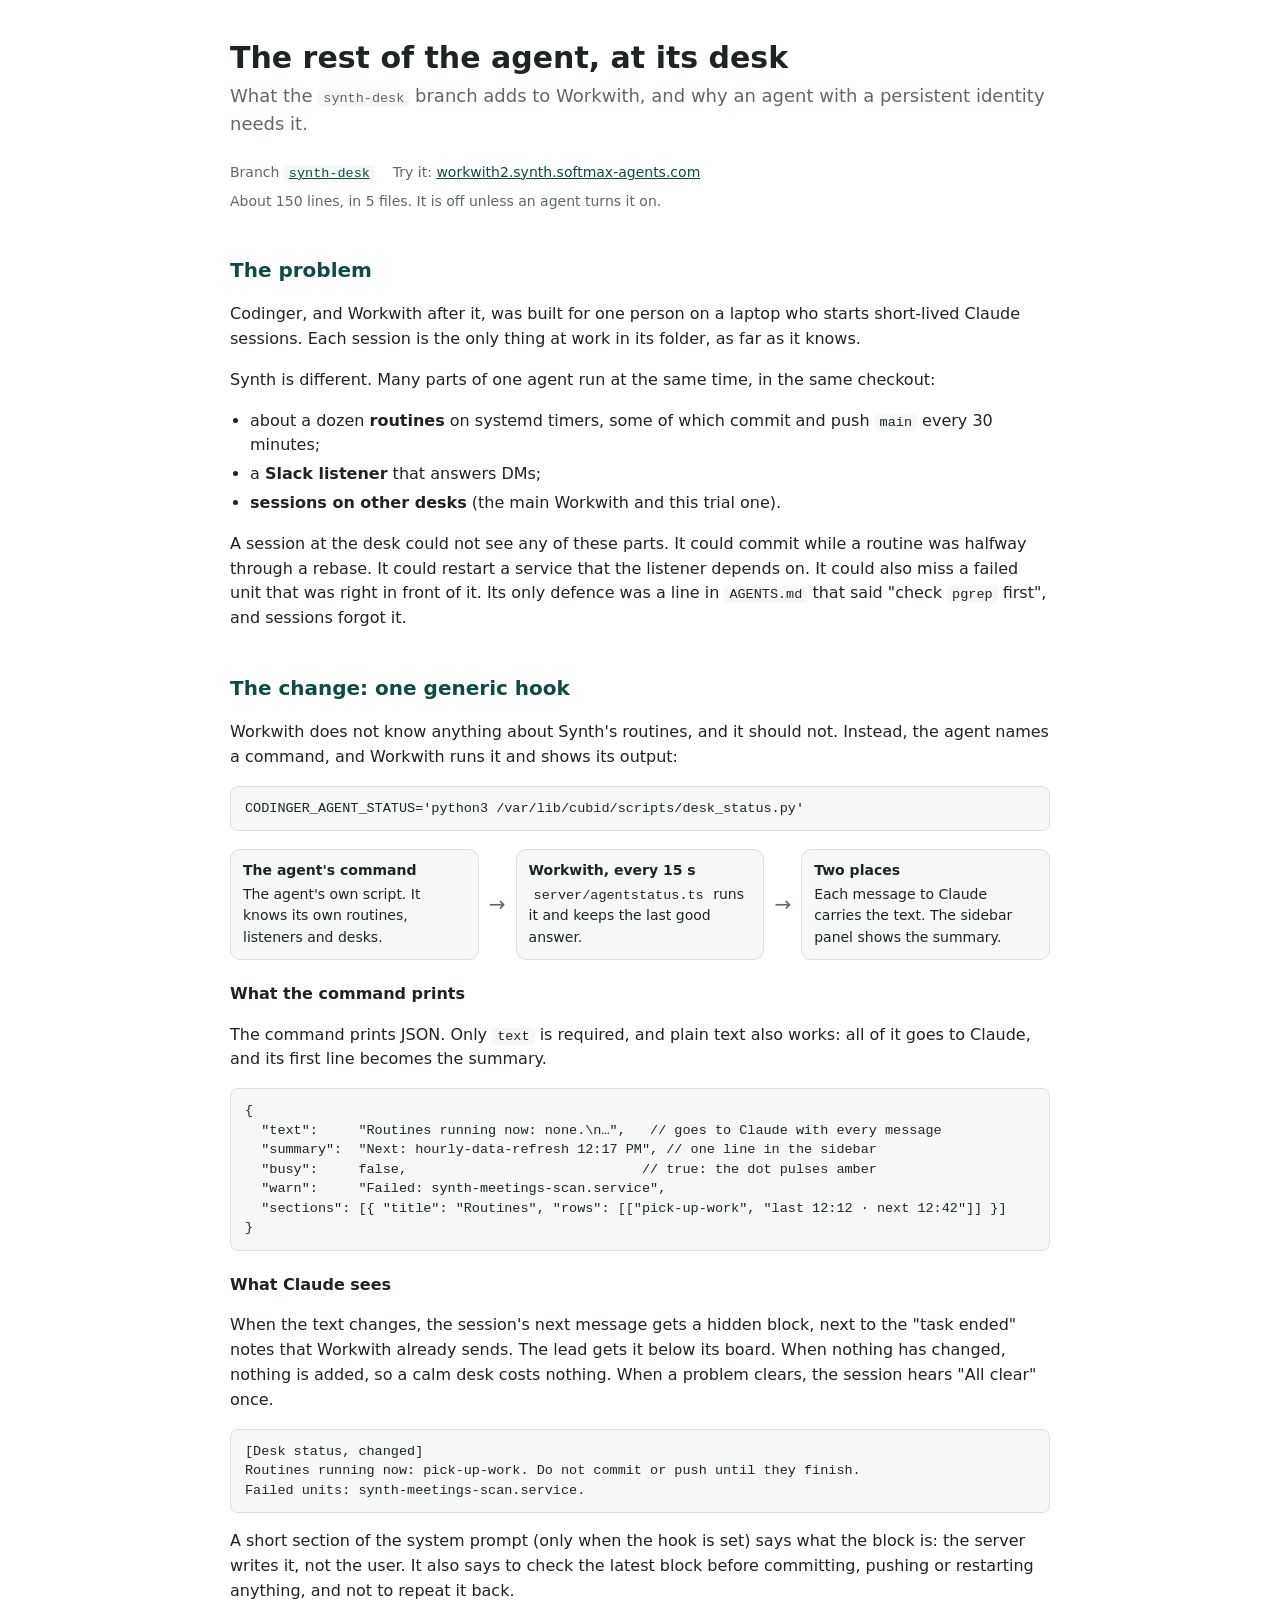
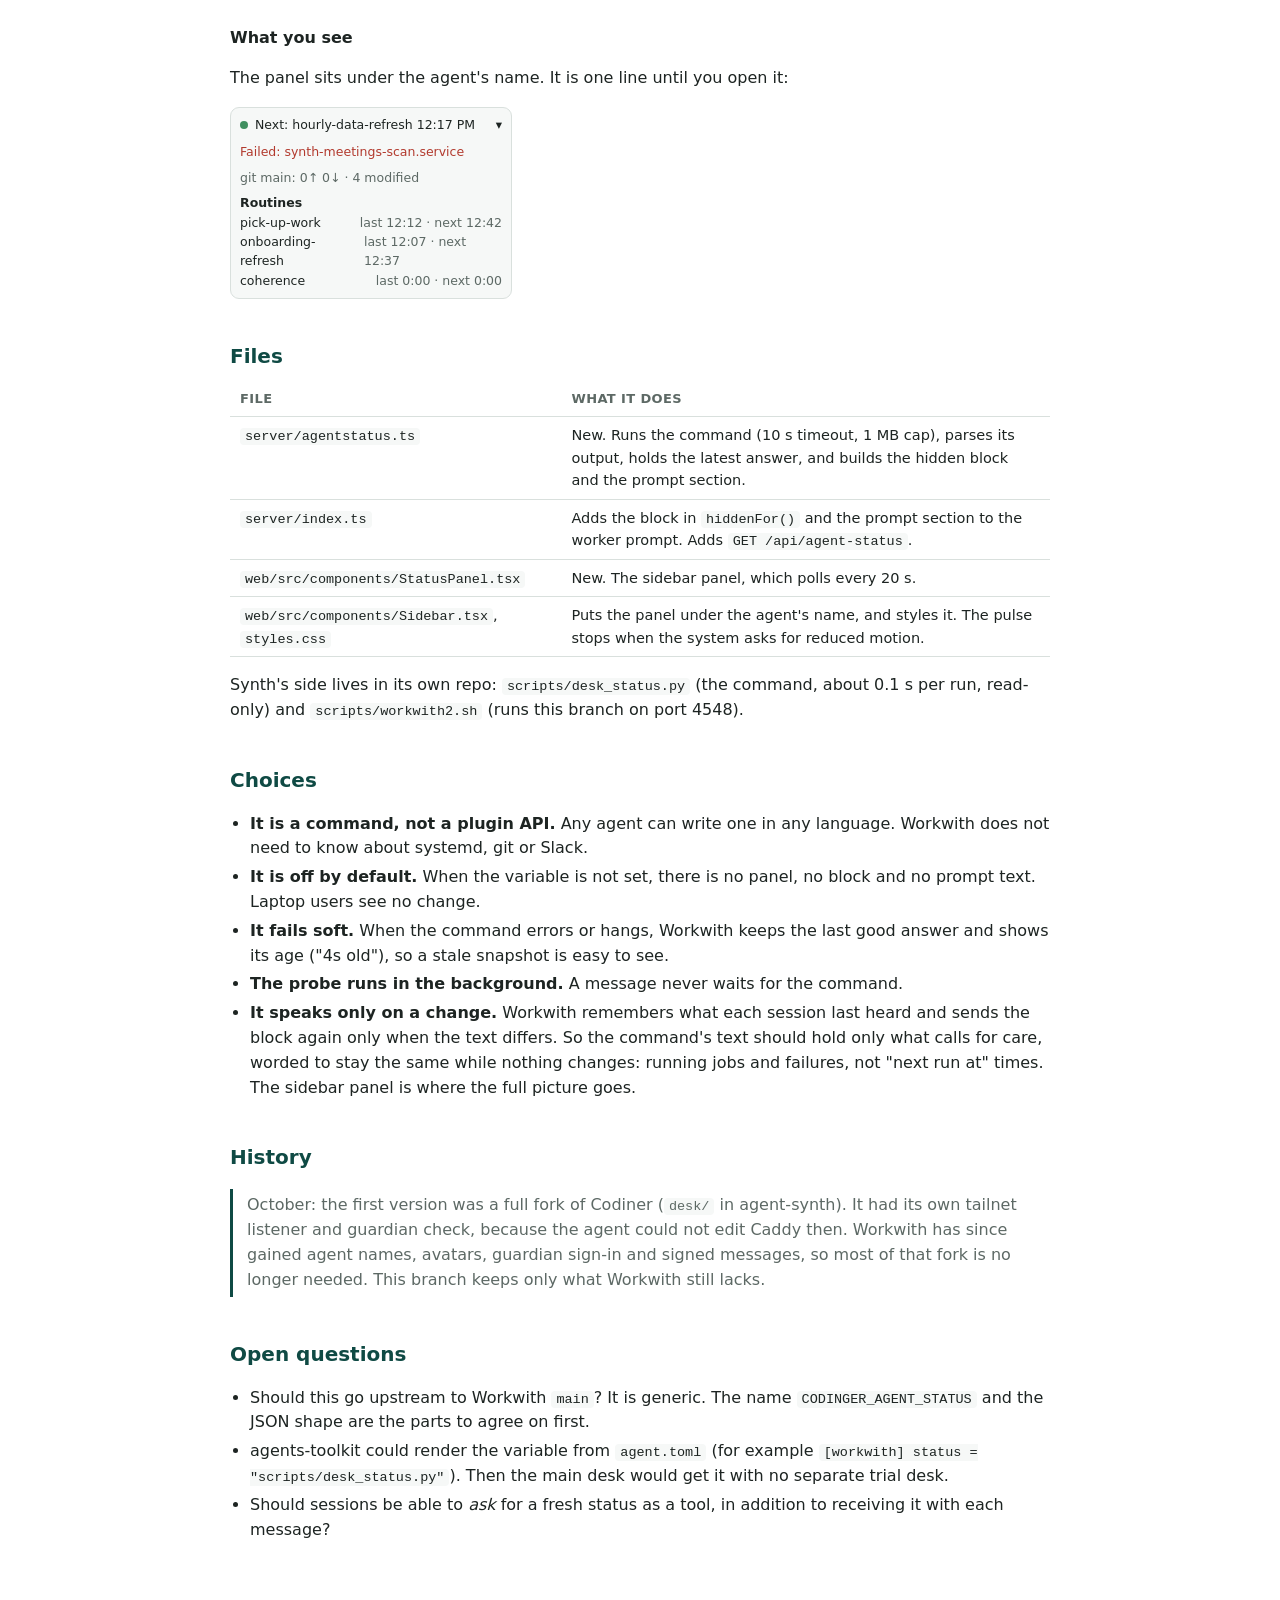
<file: docs/agent-status.html>
<!doctype html>
<html lang="en">
<head>
<meta charset="utf-8">
<meta name="viewport" content="width=device-width, initial-scale=1">
<title>synth-desk: the rest of the agent, at its desk</title>
<style>
  :root { --ink: #1d2422; --muted: #5d6965; --line: #d9e0dd; --card: #f6f8f7; --accent: #0f4a44; --warn: #b23a2e; --busy: #c98a1a; --ok: #3f8f5f; }
  @media (prefers-color-scheme: dark) { :root { --ink: #e4ebe8; --muted: #9aa8a3; --line: #2f3a37; --card: #1b2321; --accent: #6fc2b6; --warn: #e07a6e; } body { background: #121816; } }
  body { font: 16px/1.55 system-ui, -apple-system, "Segoe UI", sans-serif; color: var(--ink); max-width: 820px; margin: 0 auto; padding: 40px 22px 80px; }
  h1 { font-size: 30px; line-height: 1.2; margin: 0 0 6px; }
  h2 { font-size: 20px; margin: 42px 0 10px; color: var(--accent); }
  h3 { font-size: 16px; margin: 22px 0 6px; }
  .lede { font-size: 18px; color: var(--muted); margin: 0 0 24px; }
  code { font: 13.5px ui-monospace, SFMono-Regular, Menlo, monospace; background: var(--card); padding: 1px 5px; border-radius: 4px; }
  pre { font: 13px/1.5 ui-monospace, SFMono-Regular, Menlo, monospace; background: var(--card); border: 1px solid var(--line); border-radius: 8px; padding: 12px 14px; overflow-x: auto; white-space: pre-wrap; }
  pre code { background: none; padding: 0; }
  .meta { display: flex; flex-wrap: wrap; gap: 8px 18px; font-size: 14px; color: var(--muted); margin-bottom: 28px; }
  .meta a { color: var(--accent); }
  table { border-collapse: collapse; width: 100%; font-size: 14.5px; }
  th, td { text-align: left; vertical-align: top; padding: 7px 10px; border-bottom: 1px solid var(--line); }
  th { font-weight: 600; color: var(--muted); font-size: 13px; text-transform: uppercase; letter-spacing: .03em; }
  .flow { display: grid; grid-template-columns: 1fr auto 1fr auto 1fr; gap: 10px; align-items: center; margin: 18px 0; }
  .box { border: 1px solid var(--line); background: var(--card); border-radius: 10px; padding: 10px 12px; font-size: 14px; }
  .box b { display: block; margin-bottom: 2px; }
  .arrow { color: var(--muted); font-size: 20px; text-align: center; }
  @media (max-width: 640px) { .flow { grid-template-columns: 1fr; } .arrow { transform: rotate(90deg); } }
  /* A static copy of the sidebar panel (StatusPanel.tsx), for the picture. */
  .panel { width: 280px; border: 1px solid var(--line); border-radius: 9px; background: var(--card); font-size: 12.5px; margin: 14px 0; }
  .panel-head { display: flex; align-items: center; gap: 7px; padding: 7px 9px; }
  .dot { width: 8px; height: 8px; border-radius: 50%; background: var(--ok); flex: none; }
  .panel-sum { flex: 1; }
  .panel-warn { padding: 0 9px 7px; color: var(--warn); }
  .panel-body { padding: 0 9px 8px; }
  .panel-h { margin-top: 6px; font-weight: 600; }
  .row { display: flex; justify-content: space-between; gap: 8px; }
  .row span:last-child { color: var(--muted); }
  ul { padding-left: 20px; }
  li { margin: 4px 0; }
  .note { border-left: 3px solid var(--accent); padding: 4px 0 4px 14px; color: var(--muted); }
</style>
</head>
<body>

<h1>The rest of the agent, at its desk</h1>
<p class="lede">What the <code>synth-desk</code> branch adds to Workwith, and why an agent with a persistent identity needs it.</p>
<div class="meta">
  <span>Branch <a href="https://github.com/softmax-universe/workwith/tree/synth-desk"><code>synth-desk</code></a></span>
  <span>Try it: <a href="https://workwith2.synth.softmax-agents.com">workwith2.synth.softmax-agents.com</a></span>
  <span>About 150 lines, in 5 files. It is off unless an agent turns it on.</span>
</div>

<h2>The problem</h2>
<p>Codinger, and Workwith after it, was built for one person on a laptop who starts short-lived Claude sessions. Each session is the only thing at work in its folder, as far as it knows.</p>
<p>Synth is different. Many parts of one agent run at the same time, in the same checkout:</p>
<ul>
  <li>about a dozen <b>routines</b> on systemd timers, some of which commit and push <code>main</code> every 30 minutes;</li>
  <li>a <b>Slack listener</b> that answers DMs;</li>
  <li><b>sessions on other desks</b> (the main Workwith and this trial one).</li>
</ul>
<p>A session at the desk could not see any of these parts. It could commit while a routine was halfway through a rebase. It could restart a service that the listener depends on. It could also miss a failed unit that was right in front of it. Its only defence was a line in <code>AGENTS.md</code> that said "check <code>pgrep</code> first", and sessions forgot it.</p>

<h2>The change: one generic hook</h2>
<p>Workwith does not know anything about Synth's routines, and it should not. Instead, the agent names a command, and Workwith runs it and shows its output:</p>
<pre><code>CODINGER_AGENT_STATUS='python3 /var/lib/cubid/scripts/desk_status.py'</code></pre>

<div class="flow">
  <div class="box"><b>The agent's command</b>The agent's own script. It knows its own routines, listeners and desks.</div>
  <div class="arrow">→</div>
  <div class="box"><b>Workwith, every 15 s</b><code>server/agentstatus.ts</code> runs it and keeps the last good answer.</div>
  <div class="arrow">→</div>
  <div class="box"><b>Two places</b>Each message to Claude carries the text. The sidebar panel shows the summary.</div>
</div>

<h3>What the command prints</h3>
<p>The command prints JSON. Only <code>text</code> is required, and plain text also works: all of it goes to Claude, and its first line becomes the summary.</p>
<pre><code>{
  "text":     "Routines running now: none.\n…",   // goes to Claude with every message
  "summary":  "Next: hourly-data-refresh 12:17 PM", // one line in the sidebar
  "busy":     false,                             // true: the dot pulses amber
  "warn":     "Failed: synth-meetings-scan.service",
  "sections": [{ "title": "Routines", "rows": [["pick-up-work", "last 12:12 · next 12:42"]] }]
}</code></pre>

<h3>What Claude sees</h3>
<p>When the text changes, the session's next message gets a hidden block, next to the "task ended" notes that Workwith already sends. The lead gets it below its board. When nothing has changed, nothing is added, so a calm desk costs nothing. When a problem clears, the session hears "All clear" once.</p>
<pre><code>[Desk status, changed]
Routines running now: pick-up-work. Do not commit or push until they finish.
Failed units: synth-meetings-scan.service.</code></pre>
<p>A short section of the system prompt (only when the hook is set) says what the block is: the server writes it, not the user. It also says to check the latest block before committing, pushing or restarting anything, and not to repeat it back.</p>

<h3>What you see</h3>
<p>The panel sits under the agent's name. It is one line until you open it:</p>
<div class="panel">
  <div class="panel-head"><span class="dot"></span><span class="panel-sum">Next: hourly-data-refresh 12:17 PM</span><span>▾</span></div>
  <div class="panel-warn">Failed: synth-meetings-scan.service</div>
  <div class="panel-body">
    <div class="row"><span>git main: 0↑ 0↓ · 4 modified</span></div>
    <div class="panel-h">Routines</div>
    <div class="row"><span>pick-up-work</span><span>last 12:12 · next 12:42</span></div>
    <div class="row"><span>onboarding-refresh</span><span>last 12:07 · next 12:37</span></div>
    <div class="row"><span>coherence</span><span>last 0:00 · next 0:00</span></div>
  </div>
</div>

<h2>Files</h2>
<table>
  <tr><th>File</th><th>What it does</th></tr>
  <tr><td><code>server/agentstatus.ts</code></td><td>New. Runs the command (10 s timeout, 1 MB cap), parses its output, holds the latest answer, and builds the hidden block and the prompt section.</td></tr>
  <tr><td><code>server/index.ts</code></td><td>Adds the block in <code>hiddenFor()</code> and the prompt section to the worker prompt. Adds <code>GET /api/agent-status</code>.</td></tr>
  <tr><td><code>web/src/components/StatusPanel.tsx</code></td><td>New. The sidebar panel, which polls every 20 s.</td></tr>
  <tr><td><code>web/src/components/Sidebar.tsx</code>, <code>styles.css</code></td><td>Puts the panel under the agent's name, and styles it. The pulse stops when the system asks for reduced motion.</td></tr>
</table>
<p>Synth's side lives in its own repo: <code>scripts/desk_status.py</code> (the command, about 0.1 s per run, read-only) and <code>scripts/workwith2.sh</code> (runs this branch on port 4548).</p>

<h2>Choices</h2>
<ul>
  <li><b>It is a command, not a plugin API.</b> Any agent can write one in any language. Workwith does not need to know about systemd, git or Slack.</li>
  <li><b>It is off by default.</b> When the variable is not set, there is no panel, no block and no prompt text. Laptop users see no change.</li>
  <li><b>It fails soft.</b> When the command errors or hangs, Workwith keeps the last good answer and shows its age ("4s old"), so a stale snapshot is easy to see.</li>
  <li><b>The probe runs in the background.</b> A message never waits for the command.</li>
  <li><b>It speaks only on a change.</b> Workwith remembers what each session last heard and sends the block again only when the text differs. So the command's text should hold only what calls for care, worded to stay the same while nothing changes: running jobs and failures, not "next run at" times. The sidebar panel is where the full picture goes.</li>
</ul>

<h2>History</h2>
<p class="note">October: the first version was a full fork of Codiner (<code>desk/</code> in agent-synth). It had its own tailnet listener and guardian check, because the agent could not edit Caddy then. Workwith has since gained agent names, avatars, guardian sign-in and signed messages, so most of that fork is no longer needed. This branch keeps only what Workwith still lacks.</p>

<h2>Open questions</h2>
<ul>
  <li>Should this go upstream to Workwith <code>main</code>? It is generic. The name <code>CODINGER_AGENT_STATUS</code> and the JSON shape are the parts to agree on first.</li>
  <li>agents-toolkit could render the variable from <code>agent.toml</code> (for example <code>[workwith] status = "scripts/desk_status.py"</code>). Then the main desk would get it with no separate trial desk.</li>
  <li>Should sessions be able to <em>ask</em> for a fresh status as a tool, in addition to receiving it with each message?</li>
</ul>

</body>
</html>
</file>
